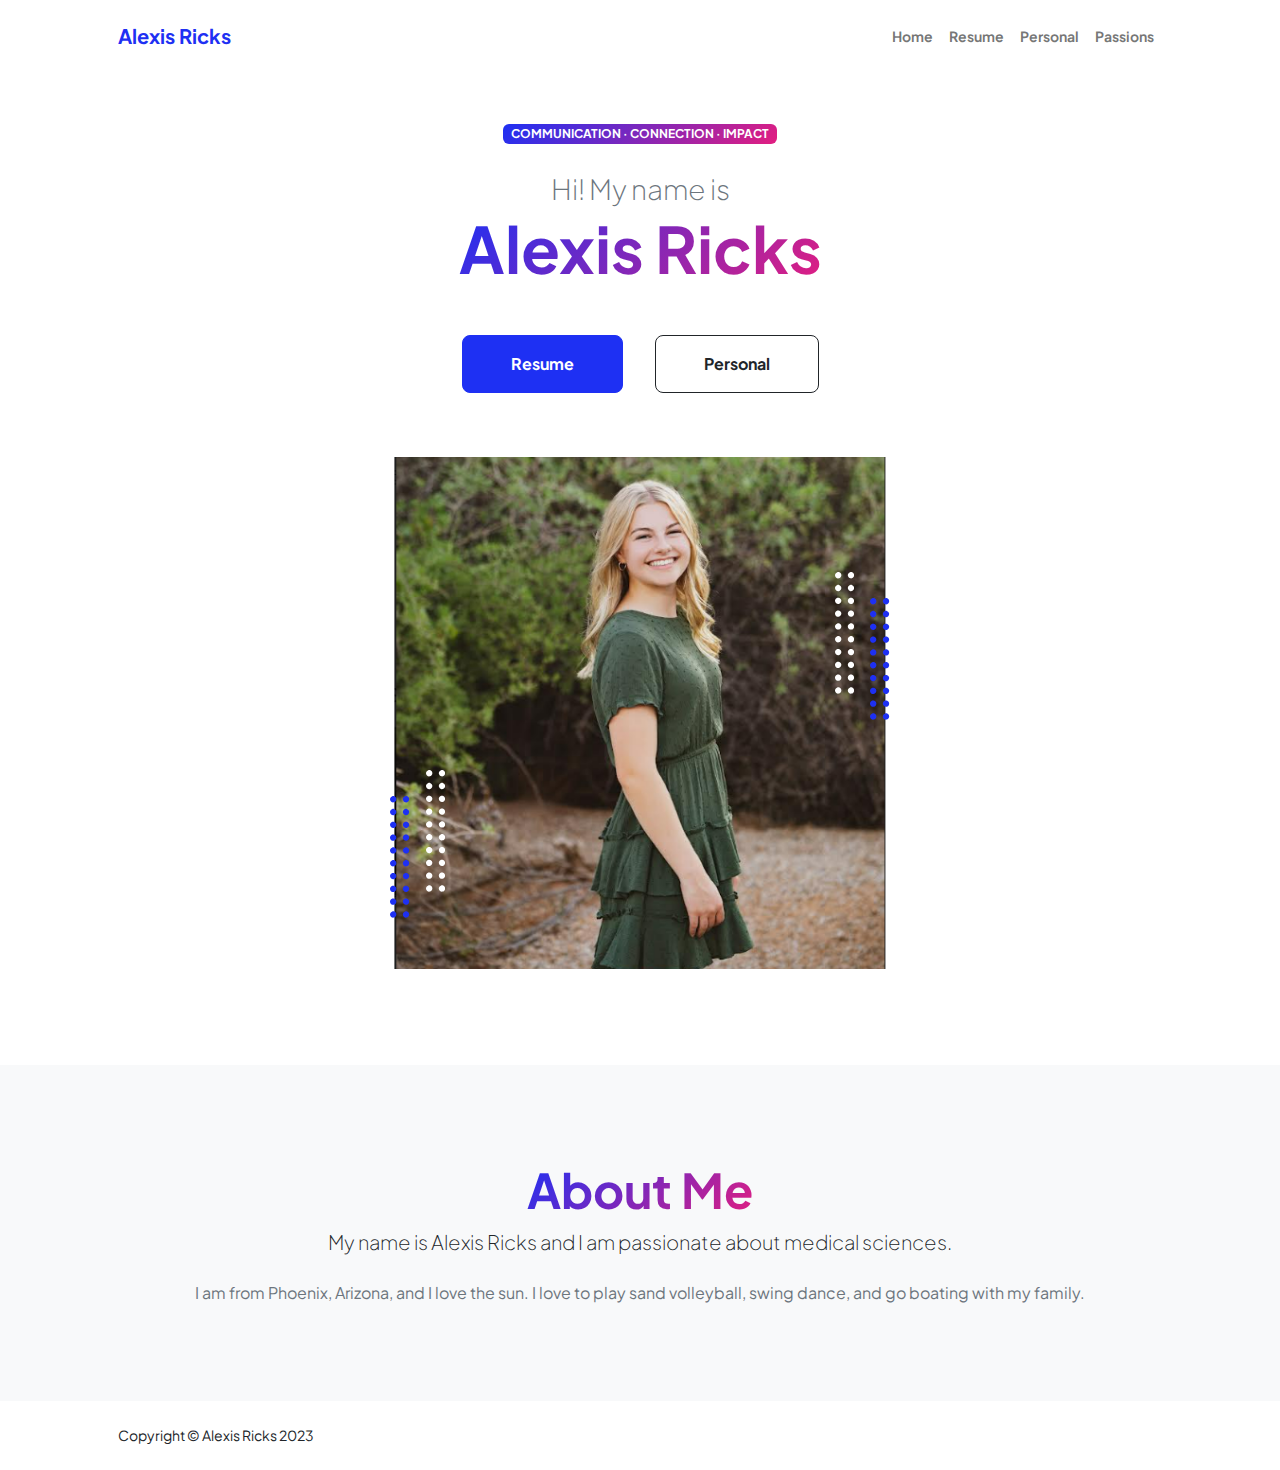
<file: index.html>
<!DOCTYPE html>
<html lang="en">
    <head>
        <meta charset="utf-8" />
        <meta name="viewport" content="width=device-width, initial-scale=1, shrink-to-fit=no" />
        <meta name="description" content="" />
        <meta name="author" content="" />
        <title>Personal Website</title>
        <!-- Favicon-->
        <link rel="icon" type="image/x-icon" href="assets/favicon.ico" />
        <!-- Custom Google font-->
        <link rel="preconnect" href="https://fonts.googleapis.com" />
        <link rel="preconnect" href="https://fonts.gstatic.com" crossorigin />
        <link href="https://fonts.googleapis.com/css2?family=Plus+Jakarta+Sans:wght@100;200;300;400;500;600;700;800;900&amp;display=swap" rel="stylesheet" />
        <!-- Bootstrap icons-->
        <link href="https://cdn.jsdelivr.net/npm/bootstrap-icons@1.8.1/font/bootstrap-icons.css" rel="stylesheet" />
        <!-- Core theme CSS (includes Bootstrap)-->
        <link href="css/styles.css" rel="stylesheet" />
    </head>
    <body class="d-flex flex-column h-100">
        <main class="flex-shrink-0">
            <!-- Navigation-->
            <nav class="navbar navbar-expand-lg navbar-light bg-white py-3">
                <div class="container px-5">
                    <a class="navbar-brand" href="index.html"><span class="fw-bolder text-primary">Alexis Ricks</span></a>
                    <button class="navbar-toggler" type="button" data-bs-toggle="collapse" data-bs-target="#navbarSupportedContent" aria-controls="navbarSupportedContent" aria-expanded="false" aria-label="Toggle navigation"><span class="navbar-toggler-icon"></span></button>
                    <div class="collapse navbar-collapse" id="navbarSupportedContent">
                        <ul class="navbar-nav ms-auto mb-2 mb-lg-0 small fw-bolder">
                            <li class="nav-item"><a class="nav-link" href="index.html">Home</a></li>
                            <li class="nav-item"><a class="nav-link" href="resume.html">Resume</a></li>
                            <li class="nav-item"><a class="nav-link" href="projects.html">Personal</a></li>
                            <li class="nav-item"><a class="nav-link" href="contact.html">Passions</a></li>
                        </ul>
                    </div>
                </div>
            </nav>
            <!-- Header-->
            <header class="py-5">
                <div class="container px-5 pb-5">
                    <div class="row gx-5 align-items-center">
                        <div class="col-xxl-5">
                            <!-- Header text content-->
                            <div class="text-center text-xxl-start">
                                <div class="badge bg-gradient-primary-to-secondary text-white mb-4"><div class="text-uppercase">Communication &middot; Connection &middot; Impact</div></div>
                                <div class="fs-3 fw-light text-muted">Hi! My name is</div>
                                <h1 class="display-3 fw-bolder mb-5"><span class="text-gradient d-inline">Alexis Ricks</span></h1>
                                <div class="d-grid gap-3 d-sm-flex justify-content-sm-center justify-content-xxl-start mb-3">
                                    <a class="btn btn-primary btn-lg px-5 py-3 me-sm-3 fs-6 fw-bolder" href="resume.html">Resume</a>
                                    <a class="btn btn-outline-dark btn-lg px-5 py-3 fs-6 fw-bolder" href="projects.html">Personal</a>
                                </div>
                            </div>
                        </div>
                        <div class="col-xxl-7">
                            <!-- Header profile picture-->
                            <div class="d-flex justify-content-center mt-5 mt-xxl-0">
                                <div class="profile bg-gradient-primary-to-secondary">
                                    <!-- TIP: For best results, use a photo with a transparent background like the demo example below-->
                                    <!-- Watch a tutorial on how to do this on YouTube (link)-->
                                    <img class="profile-img" src="assets/profile.png" alt="..." />
                                    <div class="dots-1">
                                        <!-- SVG Dots-->
                                        <svg version="1.1" xmlns="http://www.w3.org/2000/svg" xmlns:xlink="http://www.w3.org/1999/xlink" x="0px" y="0px" viewBox="0 0 191.6 1215.4" style="enable-background: new 0 0 191.6 1215.4" xml:space="preserve">
                                            <g transform="translate(0.000000,1280.000000) scale(0.100000,-0.100000)">
                                                <path d="M227.7,12788.6c-105-35-200-141-222-248c-43-206,163-412,369-369c155,32,275,190,260,339c-11,105-90,213-190,262        C383.7,12801.6,289.7,12808.6,227.7,12788.6z"></path>
                                                <path d="M1507.7,12788.6c-151-50-253-216-222-362c25-119,136-230,254-255c194-41,395,142,375,339c-11,105-90,213-190,262        C1663.7,12801.6,1569.7,12808.6,1507.7,12788.6z"></path>
                                                <path d="M227.7,11508.6c-105-35-200-141-222-248c-43-206,163-412,369-369c155,32,275,190,260,339c-11,105-90,213-190,262        C383.7,11521.6,289.7,11528.6,227.7,11508.6z"></path>
                                                <path d="M1507.7,11508.6c-151-50-253-216-222-362c25-119,136-230,254-255c194-41,395,142,375,339c-11,105-90,213-190,262        C1663.7,11521.6,1569.7,11528.6,1507.7,11508.6z"></path>
                                                <path d="M227.7,10228.6c-105-35-200-141-222-248c-43-206,163-412,369-369c155,32,275,190,260,339c-11,105-90,213-190,262        C383.7,10241.6,289.7,10248.6,227.7,10228.6z"></path>
                                                <path d="M1507.7,10228.6c-105-35-200-141-222-248c-43-206,163-412,369-369c155,32,275,190,260,339c-11,105-90,213-190,262        C1663.7,10241.6,1569.7,10248.6,1507.7,10228.6z"></path>
                                                <path d="M227.7,8948.6c-105-35-200-141-222-248c-43-206,163-412,369-369c155,32,275,190,260,339c-11,105-90,213-190,262        C383.7,8961.6,289.7,8968.6,227.7,8948.6z"></path>
                                                <path d="M1507.7,8948.6c-105-35-200-141-222-248c-43-206,163-412,369-369c155,32,275,190,260,339c-11,105-90,213-190,262        C1663.7,8961.6,1569.7,8968.6,1507.7,8948.6z"></path>
                                                <path d="M227.7,7668.6c-105-35-200-141-222-248c-43-206,163-412,369-369c155,32,275,190,260,339c-11,105-90,213-190,262        C383.7,7681.6,289.7,7688.6,227.7,7668.6z"></path>
                                                <path d="M1507.7,7668.6c-105-35-200-141-222-248c-43-206,163-412,369-369c155,32,275,190,260,339c-11,105-90,213-190,262        C1663.7,7681.6,1569.7,7688.6,1507.7,7668.6z"></path>
                                                <path d="M227.7,6388.6c-105-35-200-141-222-248c-43-206,163-412,369-369c155,32,275,190,260,339c-11,105-90,213-190,262        C383.7,6401.6,289.7,6408.6,227.7,6388.6z"></path>
                                                <path d="M1507.7,6388.6c-105-35-200-141-222-248c-43-206,163-412,369-369c155,32,275,190,260,339c-11,105-90,213-190,262        C1663.7,6401.6,1569.7,6408.6,1507.7,6388.6z"></path>
                                                <path d="M227.7,5108.6c-105-35-200-141-222-248c-43-206,163-412,369-369c155,32,275,190,260,339c-11,105-90,213-190,262        C383.7,5121.6,289.7,5128.6,227.7,5108.6z"></path>
                                                <path d="M1507.7,5108.6c-105-35-200-141-222-248c-43-206,163-412,369-369c155,32,275,190,260,339c-11,105-90,213-190,262        C1663.7,5121.6,1569.7,5128.6,1507.7,5108.6z"></path>
                                                <path d="M227.7,3828.6c-105-35-200-141-222-248c-43-206,163-412,369-369c155,32,275,190,260,339c-11,105-90,213-190,262        C383.7,3841.6,289.7,3848.6,227.7,3828.6z"></path>
                                                <path d="M1507.7,3828.6c-105-35-200-141-222-248c-43-206,163-412,369-369c155,32,275,190,260,339c-11,105-90,213-190,262        C1663.7,3841.6,1569.7,3848.6,1507.7,3828.6z"></path>
                                                <path d="M227.7,2548.6c-105-35-200-141-222-248c-43-206,163-412,369-369c155,32,275,190,260,339c-11,105-90,213-190,262        C383.7,2561.6,289.7,2568.6,227.7,2548.6z"></path>
                                                <path d="M1507.7,2548.6c-105-35-200-141-222-248c-43-206,163-412,369-369c155,32,275,190,260,339c-11,105-90,213-190,262        C1663.7,2561.6,1569.7,2568.6,1507.7,2548.6z"></path>
                                                <path d="M227.7,1268.6c-105-35-200-141-222-248c-43-206,163-412,369-369c155,32,275,190,260,339c-11,105-90,213-190,262        C383.7,1281.6,289.7,1288.6,227.7,1268.6z"></path>
                                                <path d="M1507.7,1268.6c-105-35-200-141-222-248c-43-206,163-412,369-369c155,32,275,190,260,339c-11,105-90,213-190,262        C1663.7,1281.6,1569.7,1288.6,1507.7,1268.6z"></path>
                                            </g>
                                        </svg>
                                        <!-- END of SVG dots-->
                                    </div>
                                    <div class="dots-2">
                                        <!-- SVG Dots-->
                                        <svg version="1.1" xmlns="http://www.w3.org/2000/svg" xmlns:xlink="http://www.w3.org/1999/xlink" x="0px" y="0px" viewBox="0 0 191.6 1215.4" style="enable-background: new 0 0 191.6 1215.4" xml:space="preserve">
                                            <g transform="translate(0.000000,1280.000000) scale(0.100000,-0.100000)">
                                                <path d="M227.7,12788.6c-105-35-200-141-222-248c-43-206,163-412,369-369c155,32,275,190,260,339c-11,105-90,213-190,262        C383.7,12801.6,289.7,12808.6,227.7,12788.6z"></path>
                                                <path d="M1507.7,12788.6c-151-50-253-216-222-362c25-119,136-230,254-255c194-41,395,142,375,339c-11,105-90,213-190,262        C1663.7,12801.6,1569.7,12808.6,1507.7,12788.6z"></path>
                                                <path d="M227.7,11508.6c-105-35-200-141-222-248c-43-206,163-412,369-369c155,32,275,190,260,339c-11,105-90,213-190,262        C383.7,11521.6,289.7,11528.6,227.7,11508.6z"></path>
                                                <path d="M1507.7,11508.6c-151-50-253-216-222-362c25-119,136-230,254-255c194-41,395,142,375,339c-11,105-90,213-190,262        C1663.7,11521.6,1569.7,11528.6,1507.7,11508.6z"></path>
                                                <path d="M227.7,10228.6c-105-35-200-141-222-248c-43-206,163-412,369-369c155,32,275,190,260,339c-11,105-90,213-190,262        C383.7,10241.6,289.7,10248.6,227.7,10228.6z"></path>
                                                <path d="M1507.7,10228.6c-105-35-200-141-222-248c-43-206,163-412,369-369c155,32,275,190,260,339c-11,105-90,213-190,262        C1663.7,10241.6,1569.7,10248.6,1507.7,10228.6z"></path>
                                                <path d="M227.7,8948.6c-105-35-200-141-222-248c-43-206,163-412,369-369c155,32,275,190,260,339c-11,105-90,213-190,262        C383.7,8961.6,289.7,8968.6,227.7,8948.6z"></path>
                                                <path d="M1507.7,8948.6c-105-35-200-141-222-248c-43-206,163-412,369-369c155,32,275,190,260,339c-11,105-90,213-190,262        C1663.7,8961.6,1569.7,8968.6,1507.7,8948.6z"></path>
                                                <path d="M227.7,7668.6c-105-35-200-141-222-248c-43-206,163-412,369-369c155,32,275,190,260,339c-11,105-90,213-190,262        C383.7,7681.6,289.7,7688.6,227.7,7668.6z"></path>
                                                <path d="M1507.7,7668.6c-105-35-200-141-222-248c-43-206,163-412,369-369c155,32,275,190,260,339c-11,105-90,213-190,262        C1663.7,7681.6,1569.7,7688.6,1507.7,7668.6z"></path>
                                                <path d="M227.7,6388.6c-105-35-200-141-222-248c-43-206,163-412,369-369c155,32,275,190,260,339c-11,105-90,213-190,262        C383.7,6401.6,289.7,6408.6,227.7,6388.6z"></path>
                                                <path d="M1507.7,6388.6c-105-35-200-141-222-248c-43-206,163-412,369-369c155,32,275,190,260,339c-11,105-90,213-190,262        C1663.7,6401.6,1569.7,6408.6,1507.7,6388.6z"></path>
                                                <path d="M227.7,5108.6c-105-35-200-141-222-248c-43-206,163-412,369-369c155,32,275,190,260,339c-11,105-90,213-190,262        C383.7,5121.6,289.7,5128.6,227.7,5108.6z"></path>
                                                <path d="M1507.7,5108.6c-105-35-200-141-222-248c-43-206,163-412,369-369c155,32,275,190,260,339c-11,105-90,213-190,262        C1663.7,5121.6,1569.7,5128.6,1507.7,5108.6z"></path>
                                                <path d="M227.7,3828.6c-105-35-200-141-222-248c-43-206,163-412,369-369c155,32,275,190,260,339c-11,105-90,213-190,262        C383.7,3841.6,289.7,3848.6,227.7,3828.6z"></path>
                                                <path d="M1507.7,3828.6c-105-35-200-141-222-248c-43-206,163-412,369-369c155,32,275,190,260,339c-11,105-90,213-190,262        C1663.7,3841.6,1569.7,3848.6,1507.7,3828.6z"></path>
                                                <path d="M227.7,2548.6c-105-35-200-141-222-248c-43-206,163-412,369-369c155,32,275,190,260,339c-11,105-90,213-190,262        C383.7,2561.6,289.7,2568.6,227.7,2548.6z"></path>
                                                <path d="M1507.7,2548.6c-105-35-200-141-222-248c-43-206,163-412,369-369c155,32,275,190,260,339c-11,105-90,213-190,262        C1663.7,2561.6,1569.7,2568.6,1507.7,2548.6z"></path>
                                                <path d="M227.7,1268.6c-105-35-200-141-222-248c-43-206,163-412,369-369c155,32,275,190,260,339c-11,105-90,213-190,262        C383.7,1281.6,289.7,1288.6,227.7,1268.6z"></path>
                                                <path d="M1507.7,1268.6c-105-35-200-141-222-248c-43-206,163-412,369-369c155,32,275,190,260,339c-11,105-90,213-190,262        C1663.7,1281.6,1569.7,1288.6,1507.7,1268.6z"></path>
                                            </g>
                                        </svg>
                                        <!-- END of SVG dots-->
                                    </div>
                                    <div class="dots-3">
                                        <!-- SVG Dots-->
                                        <svg version="1.1" xmlns="http://www.w3.org/2000/svg" xmlns:xlink="http://www.w3.org/1999/xlink" x="0px" y="0px" viewBox="0 0 191.6 1215.4" style="enable-background: new 0 0 191.6 1215.4" xml:space="preserve">
                                            <g transform="translate(0.000000,1280.000000) scale(0.100000,-0.100000)">
                                                <path d="M227.7,12788.6c-105-35-200-141-222-248c-43-206,163-412,369-369c155,32,275,190,260,339c-11,105-90,213-190,262        C383.7,12801.6,289.7,12808.6,227.7,12788.6z"></path>
                                                <path d="M1507.7,12788.6c-151-50-253-216-222-362c25-119,136-230,254-255c194-41,395,142,375,339c-11,105-90,213-190,262        C1663.7,12801.6,1569.7,12808.6,1507.7,12788.6z"></path>
                                                <path d="M227.7,11508.6c-105-35-200-141-222-248c-43-206,163-412,369-369c155,32,275,190,260,339c-11,105-90,213-190,262        C383.7,11521.6,289.7,11528.6,227.7,11508.6z"></path>
                                                <path d="M1507.7,11508.6c-151-50-253-216-222-362c25-119,136-230,254-255c194-41,395,142,375,339c-11,105-90,213-190,262        C1663.7,11521.6,1569.7,11528.6,1507.7,11508.6z"></path>
                                                <path d="M227.7,10228.6c-105-35-200-141-222-248c-43-206,163-412,369-369c155,32,275,190,260,339c-11,105-90,213-190,262        C383.7,10241.6,289.7,10248.6,227.7,10228.6z"></path>
                                                <path d="M1507.7,10228.6c-105-35-200-141-222-248c-43-206,163-412,369-369c155,32,275,190,260,339c-11,105-90,213-190,262        C1663.7,10241.6,1569.7,10248.6,1507.7,10228.6z"></path>
                                                <path d="M227.7,8948.6c-105-35-200-141-222-248c-43-206,163-412,369-369c155,32,275,190,260,339c-11,105-90,213-190,262        C383.7,8961.6,289.7,8968.6,227.7,8948.6z"></path>
                                                <path d="M1507.7,8948.6c-105-35-200-141-222-248c-43-206,163-412,369-369c155,32,275,190,260,339c-11,105-90,213-190,262        C1663.7,8961.6,1569.7,8968.6,1507.7,8948.6z"></path>
                                                <path d="M227.7,7668.6c-105-35-200-141-222-248c-43-206,163-412,369-369c155,32,275,190,260,339c-11,105-90,213-190,262        C383.7,7681.6,289.7,7688.6,227.7,7668.6z"></path>
                                                <path d="M1507.7,7668.6c-105-35-200-141-222-248c-43-206,163-412,369-369c155,32,275,190,260,339c-11,105-90,213-190,262        C1663.7,7681.6,1569.7,7688.6,1507.7,7668.6z"></path>
                                                <path d="M227.7,6388.6c-105-35-200-141-222-248c-43-206,163-412,369-369c155,32,275,190,260,339c-11,105-90,213-190,262        C383.7,6401.6,289.7,6408.6,227.7,6388.6z"></path>
                                                <path d="M1507.7,6388.6c-105-35-200-141-222-248c-43-206,163-412,369-369c155,32,275,190,260,339c-11,105-90,213-190,262        C1663.7,6401.6,1569.7,6408.6,1507.7,6388.6z"></path>
                                                <path d="M227.7,5108.6c-105-35-200-141-222-248c-43-206,163-412,369-369c155,32,275,190,260,339c-11,105-90,213-190,262        C383.7,5121.6,289.7,5128.6,227.7,5108.6z"></path>
                                                <path d="M1507.7,5108.6c-105-35-200-141-222-248c-43-206,163-412,369-369c155,32,275,190,260,339c-11,105-90,213-190,262        C1663.7,5121.6,1569.7,5128.6,1507.7,5108.6z"></path>
                                                <path d="M227.7,3828.6c-105-35-200-141-222-248c-43-206,163-412,369-369c155,32,275,190,260,339c-11,105-90,213-190,262        C383.7,3841.6,289.7,3848.6,227.7,3828.6z"></path>
                                                <path d="M1507.7,3828.6c-105-35-200-141-222-248c-43-206,163-412,369-369c155,32,275,190,260,339c-11,105-90,213-190,262        C1663.7,3841.6,1569.7,3848.6,1507.7,3828.6z"></path>
                                                <path d="M227.7,2548.6c-105-35-200-141-222-248c-43-206,163-412,369-369c155,32,275,190,260,339c-11,105-90,213-190,262        C383.7,2561.6,289.7,2568.6,227.7,2548.6z"></path>
                                                <path d="M1507.7,2548.6c-105-35-200-141-222-248c-43-206,163-412,369-369c155,32,275,190,260,339c-11,105-90,213-190,262        C1663.7,2561.6,1569.7,2568.6,1507.7,2548.6z"></path>
                                                <path d="M227.7,1268.6c-105-35-200-141-222-248c-43-206,163-412,369-369c155,32,275,190,260,339c-11,105-90,213-190,262        C383.7,1281.6,289.7,1288.6,227.7,1268.6z"></path>
                                                <path d="M1507.7,1268.6c-105-35-200-141-222-248c-43-206,163-412,369-369c155,32,275,190,260,339c-11,105-90,213-190,262        C1663.7,1281.6,1569.7,1288.6,1507.7,1268.6z"></path>
                                            </g>
                                        </svg>
                                        <!-- END of SVG dots-->
                                    </div>
                                    <div class="dots-4">
                                        <!-- SVG Dots-->
                                        <svg version="1.1" xmlns="http://www.w3.org/2000/svg" xmlns:xlink="http://www.w3.org/1999/xlink" x="0px" y="0px" viewBox="0 0 191.6 1215.4" style="enable-background: new 0 0 191.6 1215.4" xml:space="preserve">
                                            <g transform="translate(0.000000,1280.000000) scale(0.100000,-0.100000)">
                                                <path d="M227.7,12788.6c-105-35-200-141-222-248c-43-206,163-412,369-369c155,32,275,190,260,339c-11,105-90,213-190,262        C383.7,12801.6,289.7,12808.6,227.7,12788.6z"></path>
                                                <path d="M1507.7,12788.6c-151-50-253-216-222-362c25-119,136-230,254-255c194-41,395,142,375,339c-11,105-90,213-190,262        C1663.7,12801.6,1569.7,12808.6,1507.7,12788.6z"></path>
                                                <path d="M227.7,11508.6c-105-35-200-141-222-248c-43-206,163-412,369-369c155,32,275,190,260,339c-11,105-90,213-190,262        C383.7,11521.6,289.7,11528.6,227.7,11508.6z"></path>
                                                <path d="M1507.7,11508.6c-151-50-253-216-222-362c25-119,136-230,254-255c194-41,395,142,375,339c-11,105-90,213-190,262        C1663.7,11521.6,1569.7,11528.6,1507.7,11508.6z"></path>
                                                <path d="M227.7,10228.6c-105-35-200-141-222-248c-43-206,163-412,369-369c155,32,275,190,260,339c-11,105-90,213-190,262        C383.7,10241.6,289.7,10248.6,227.7,10228.6z"></path>
                                                <path d="M1507.7,10228.6c-105-35-200-141-222-248c-43-206,163-412,369-369c155,32,275,190,260,339c-11,105-90,213-190,262        C1663.7,10241.6,1569.7,10248.6,1507.7,10228.6z"></path>
                                                <path d="M227.7,8948.6c-105-35-200-141-222-248c-43-206,163-412,369-369c155,32,275,190,260,339c-11,105-90,213-190,262        C383.7,8961.6,289.7,8968.6,227.7,8948.6z"></path>
                                                <path d="M1507.7,8948.6c-105-35-200-141-222-248c-43-206,163-412,369-369c155,32,275,190,260,339c-11,105-90,213-190,262        C1663.7,8961.6,1569.7,8968.6,1507.7,8948.6z"></path>
                                                <path d="M227.7,7668.6c-105-35-200-141-222-248c-43-206,163-412,369-369c155,32,275,190,260,339c-11,105-90,213-190,262        C383.7,7681.6,289.7,7688.6,227.7,7668.6z"></path>
                                                <path d="M1507.7,7668.6c-105-35-200-141-222-248c-43-206,163-412,369-369c155,32,275,190,260,339c-11,105-90,213-190,262        C1663.7,7681.6,1569.7,7688.6,1507.7,7668.6z"></path>
                                                <path d="M227.7,6388.6c-105-35-200-141-222-248c-43-206,163-412,369-369c155,32,275,190,260,339c-11,105-90,213-190,262        C383.7,6401.6,289.7,6408.6,227.7,6388.6z"></path>
                                                <path d="M1507.7,6388.6c-105-35-200-141-222-248c-43-206,163-412,369-369c155,32,275,190,260,339c-11,105-90,213-190,262        C1663.7,6401.6,1569.7,6408.6,1507.7,6388.6z"></path>
                                                <path d="M227.7,5108.6c-105-35-200-141-222-248c-43-206,163-412,369-369c155,32,275,190,260,339c-11,105-90,213-190,262        C383.7,5121.6,289.7,5128.6,227.7,5108.6z"></path>
                                                <path d="M1507.7,5108.6c-105-35-200-141-222-248c-43-206,163-412,369-369c155,32,275,190,260,339c-11,105-90,213-190,262        C1663.7,5121.6,1569.7,5128.6,1507.7,5108.6z"></path>
                                                <path d="M227.7,3828.6c-105-35-200-141-222-248c-43-206,163-412,369-369c155,32,275,190,260,339c-11,105-90,213-190,262        C383.7,3841.6,289.7,3848.6,227.7,3828.6z"></path>
                                                <path d="M1507.7,3828.6c-105-35-200-141-222-248c-43-206,163-412,369-369c155,32,275,190,260,339c-11,105-90,213-190,262        C1663.7,3841.6,1569.7,3848.6,1507.7,3828.6z"></path>
                                                <path d="M227.7,2548.6c-105-35-200-141-222-248c-43-206,163-412,369-369c155,32,275,190,260,339c-11,105-90,213-190,262        C383.7,2561.6,289.7,2568.6,227.7,2548.6z"></path>
                                                <path d="M1507.7,2548.6c-105-35-200-141-222-248c-43-206,163-412,369-369c155,32,275,190,260,339c-11,105-90,213-190,262        C1663.7,2561.6,1569.7,2568.6,1507.7,2548.6z"></path>
                                                <path d="M227.7,1268.6c-105-35-200-141-222-248c-43-206,163-412,369-369c155,32,275,190,260,339c-11,105-90,213-190,262        C383.7,1281.6,289.7,1288.6,227.7,1268.6z"></path>
                                                <path d="M1507.7,1268.6c-105-35-200-141-222-248c-43-206,163-412,369-369c155,32,275,190,260,339c-11,105-90,213-190,262        C1663.7,1281.6,1569.7,1288.6,1507.7,1268.6z"></path>
                                            </g>
                                        </svg>
                                        <!-- END of SVG dots-->
                                    </div>
                                </div>
                            </div>
                        </div>
                    </div>
                </div>
            </header>
            <!-- About Section-->
            <section class="bg-light py-5">
                <div class="container px-5">
                    <div class="row gx-5 justify-content-center">
                        <div class="col-xxl-8">
                            <div class="text-center my-5">
                                <h2 class="display-5 fw-bolder"><span class="text-gradient d-inline">About Me</span></h2>
                                <p class="lead fw-light mb-4">My name is Alexis Ricks and I am passionate about medical sciences.</p>
                                <p class="text-muted">I am from Phoenix, Arizona, and I love the sun. I love to play sand volleyball, swing dance, and go boating with my family.</p>
                                
                            </div>
                        </div>
                    </div>
                </div>
            </section>
        </main>
        <!-- Footer-->
        <footer class="bg-white py-4 mt-auto">
            <div class="container px-5">
                <div class="row align-items-center justify-content-between flex-column flex-sm-row">
                    <div class="col-auto"><div class="small m-0">Copyright &copy; Alexis Ricks 2023</div></div>
                    
                </div>
            </div>
        </footer>
        <!-- Bootstrap core JS-->
        <script src="https://cdn.jsdelivr.net/npm/bootstrap@5.2.3/dist/js/bootstrap.bundle.min.js"></script>
        <!-- Core theme JS-->
        <script src="js/scripts.js"></script>
    </body>
</html>
</file>
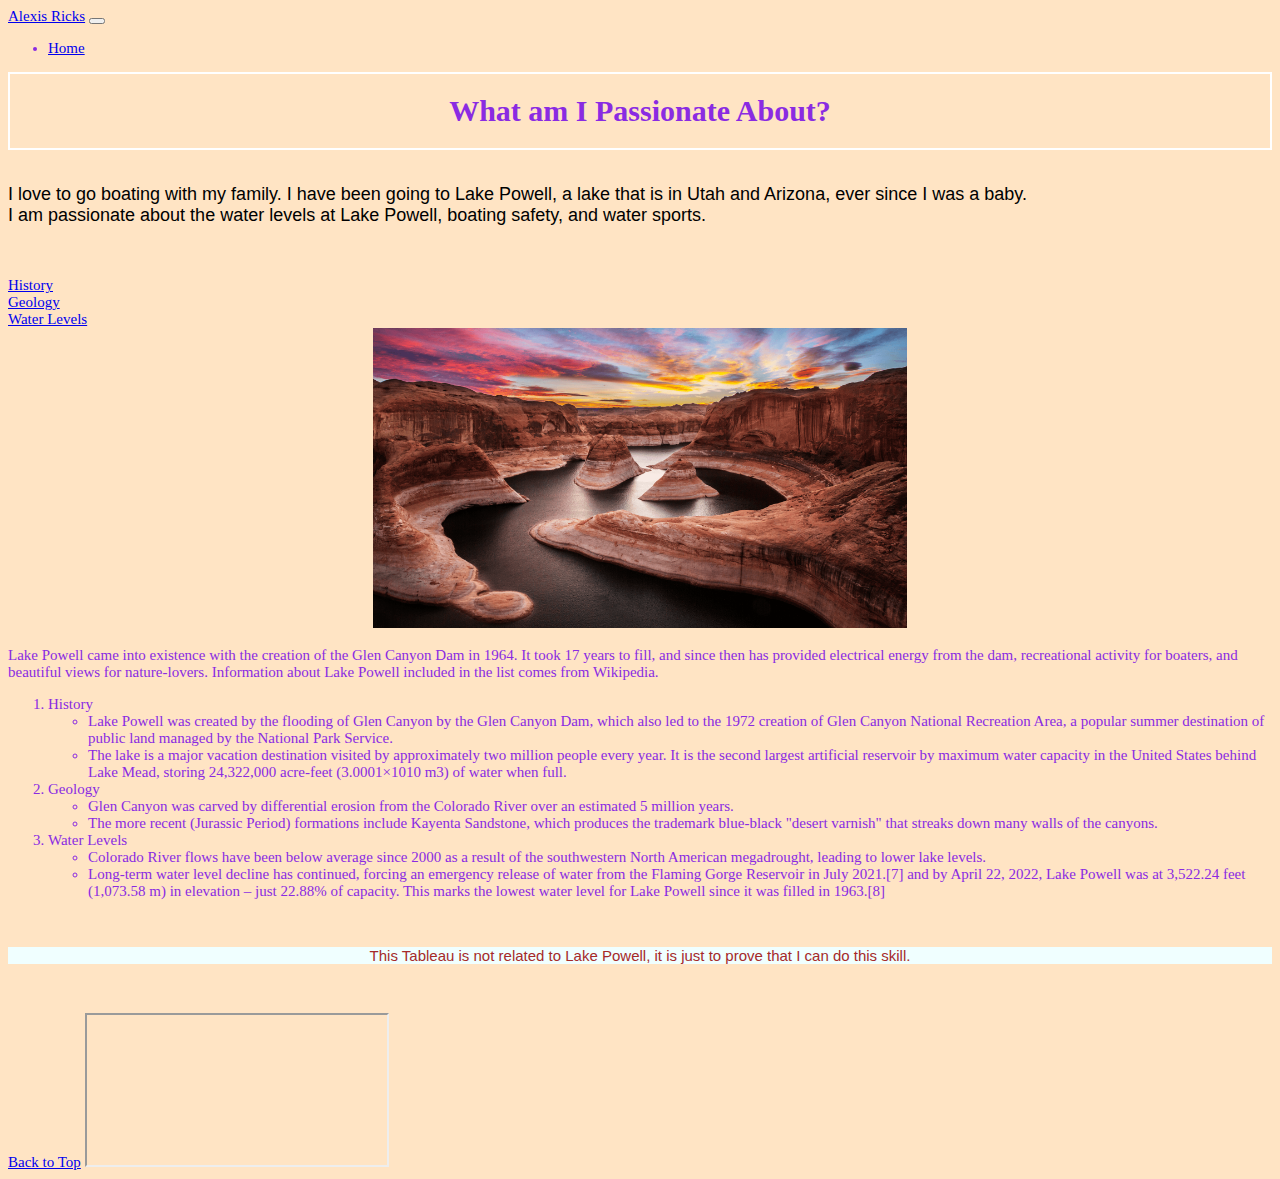
<file: contact.html>
<!DOCTYPE html>
<html lang="en">
    
<body class="d-flex flex-column">
    <link rel="stylesheet" href="../startbootstrap-personal-gh-pages/scratchstyles/scratchstyles.css">
    <main class="flex-shrink-0">
            <!-- Navigation-->
            <nav class="navbar navbar-expand-lg navbar-light bg-white py-3">
                <div class="container px-5">
                    <a class="navbar-brand" href="index.html" id="top"><span class="fw-bolder text-primary">Alexis Ricks</span></a>
                    <button class="navbar-toggler" type="button" data-bs-toggle="collapse" data-bs-target="#navbarSupportedContent" aria-controls="navbarSupportedContent" aria-expanded="false" aria-label="Toggle navigation"><span class="navbar-toggler-icon"></span></button>
                    <div class="collapse navbar-collapse" id="navbarSupportedContent">
                        <ul class="navbar-nav ms-auto mb-2 mb-lg-0 small fw-bolder">
                            <li class="nav-item"><a class="nav-link" href="index.html">Home</a></li>
                        </ul>
                    </div>
                </div>
            </nav>
            <!-- Page content-->
            <div class="Title">
                <center> 
                    <h1>What am I Passionate About?</h1> 
                </center>
            </div>
           <br><br>
           
          <div class="header">
            I love to go boating with my family. I have been going to Lake Powell, a lake that is in Utah and Arizona, ever since I was a baby. <br>
          I am passionate about the water levels at Lake Powell, boating safety, and water sports.
        </div>
           <br>
          <br><br>
          <a href="#His">History</a><br>
          <a href="#Geo">Geology</a><br>
          <a href="#Watlev">Water Levels</a><br>


          <center> 
            <img src="assets/lake powell.png" height="300" >
        </center>
          <p> Lake Powell came into existence with the creation of the Glen Canyon Dam in 1964. It took 17 years to fill, and since then has provided electrical energy from the dam, recreational activity for boaters, and beautiful views for nature-lovers. Information about Lake Powell included in the list comes from Wikipedia.</p>
            <ol>
                <li id="His">History
                    <ul>
                        <li>Lake Powell was created by the flooding of Glen Canyon by the Glen Canyon Dam, which also led to the 1972 creation of Glen Canyon National Recreation Area, a popular summer destination of public land managed by the National Park Service.</li>
                        <li>The lake is a major vacation destination visited by approximately two million people every year. It is the second largest artificial reservoir by maximum water capacity in the United States behind Lake Mead, storing 24,322,000 acre-feet (3.0001×1010 m3) of water when full.</li>
                    </ul>
                </li>
                <li id="Geo">Geology
                    <ul>
                        <li>Glen Canyon was carved by differential erosion from the Colorado River over an estimated 5 million years.</li>
                        <li>The more recent (Jurassic Period) formations include Kayenta Sandstone, which produces the trademark blue-black "desert varnish" that streaks down many walls of the canyons.</li>
                    </ul>
                </li>
                <li id="Watlev">Water Levels
                    <ul>
                        <li>Colorado River flows have been below average since 2000 as a result of the southwestern North American megadrought, leading to lower lake levels.</li>
                        <li>Long-term water level decline has continued, forcing an emergency release of water from the Flaming Gorge Reservoir in July 2021.[7] and by April 22, 2022, Lake Powell was at 3,522.24 feet (1,073.58 m) in elevation – just 22.88% of capacity. This marks the lowest water level for Lake Powell since it was filled in 1963.[8]</li>
                    </ul>
                </li>
            </ol>
            <br>
            <div class="paragraph">
                <center>
                <p>This Tableau is not related to Lake Powell, it is just to prove that I can do this skill.</p>
                </center>
            </div>
            <br>
            <div class='tableauPlaceholder' id='viz1703053604108' style='position: relative'><noscript><a href='#'><img alt='Budget ControllingCockpit ' src='https:&#47;&#47;public.tableau.com&#47;static&#47;images&#47;CO&#47;CORPORATE20FINANCE20-20Budget20Controlling_17030534350040&#47;Home&#47;1_rss.png' style='border: none' /></a></noscript><object class='tableauViz'  style='display:none;'><param name='host_url' value='https%3A%2F%2Fpublic.tableau.com%2F' /> <param name='embed_code_version' value='3' /> <param name='site_root' value='' /><param name='name' value='CORPORATE20FINANCE20-20Budget20Controlling_17030534350040&#47;Home' /><param name='tabs' value='no' /><param name='toolbar' value='yes' /><param name='static_image' value='https:&#47;&#47;public.tableau.com&#47;static&#47;images&#47;CO&#47;CORPORATE20FINANCE20-20Budget20Controlling_17030534350040&#47;Home&#47;1.png' /> <param name='animate_transition' value='yes' /><param name='display_static_image' value='yes' /><param name='display_spinner' value='yes' /><param name='display_overlay' value='yes' /><param name='display_count' value='yes' /><param name='language' value='en-US' /><param name='filter' value='publish=yes' /></object></div>                <script type='text/javascript'>                    var divElement = document.getElementById('viz1703053604108');                    var vizElement = divElement.getElementsByTagName('object')[0];                    vizElement.style.width='1666px';vizElement.style.height='895px';                    var scriptElement = document.createElement('script');                    scriptElement.src = 'https://public.tableau.com/javascripts/api/viz_v1.js';                    vizElement.parentNode.insertBefore(scriptElement, vizElement);                </script>
            <br>
            <a href="#top"> Back to Top</a>
        <iframe
            src="https://www.youtube.com/watch?v=zCxuryKx3uw"
        </iframe>
            

           
</html>
</file>
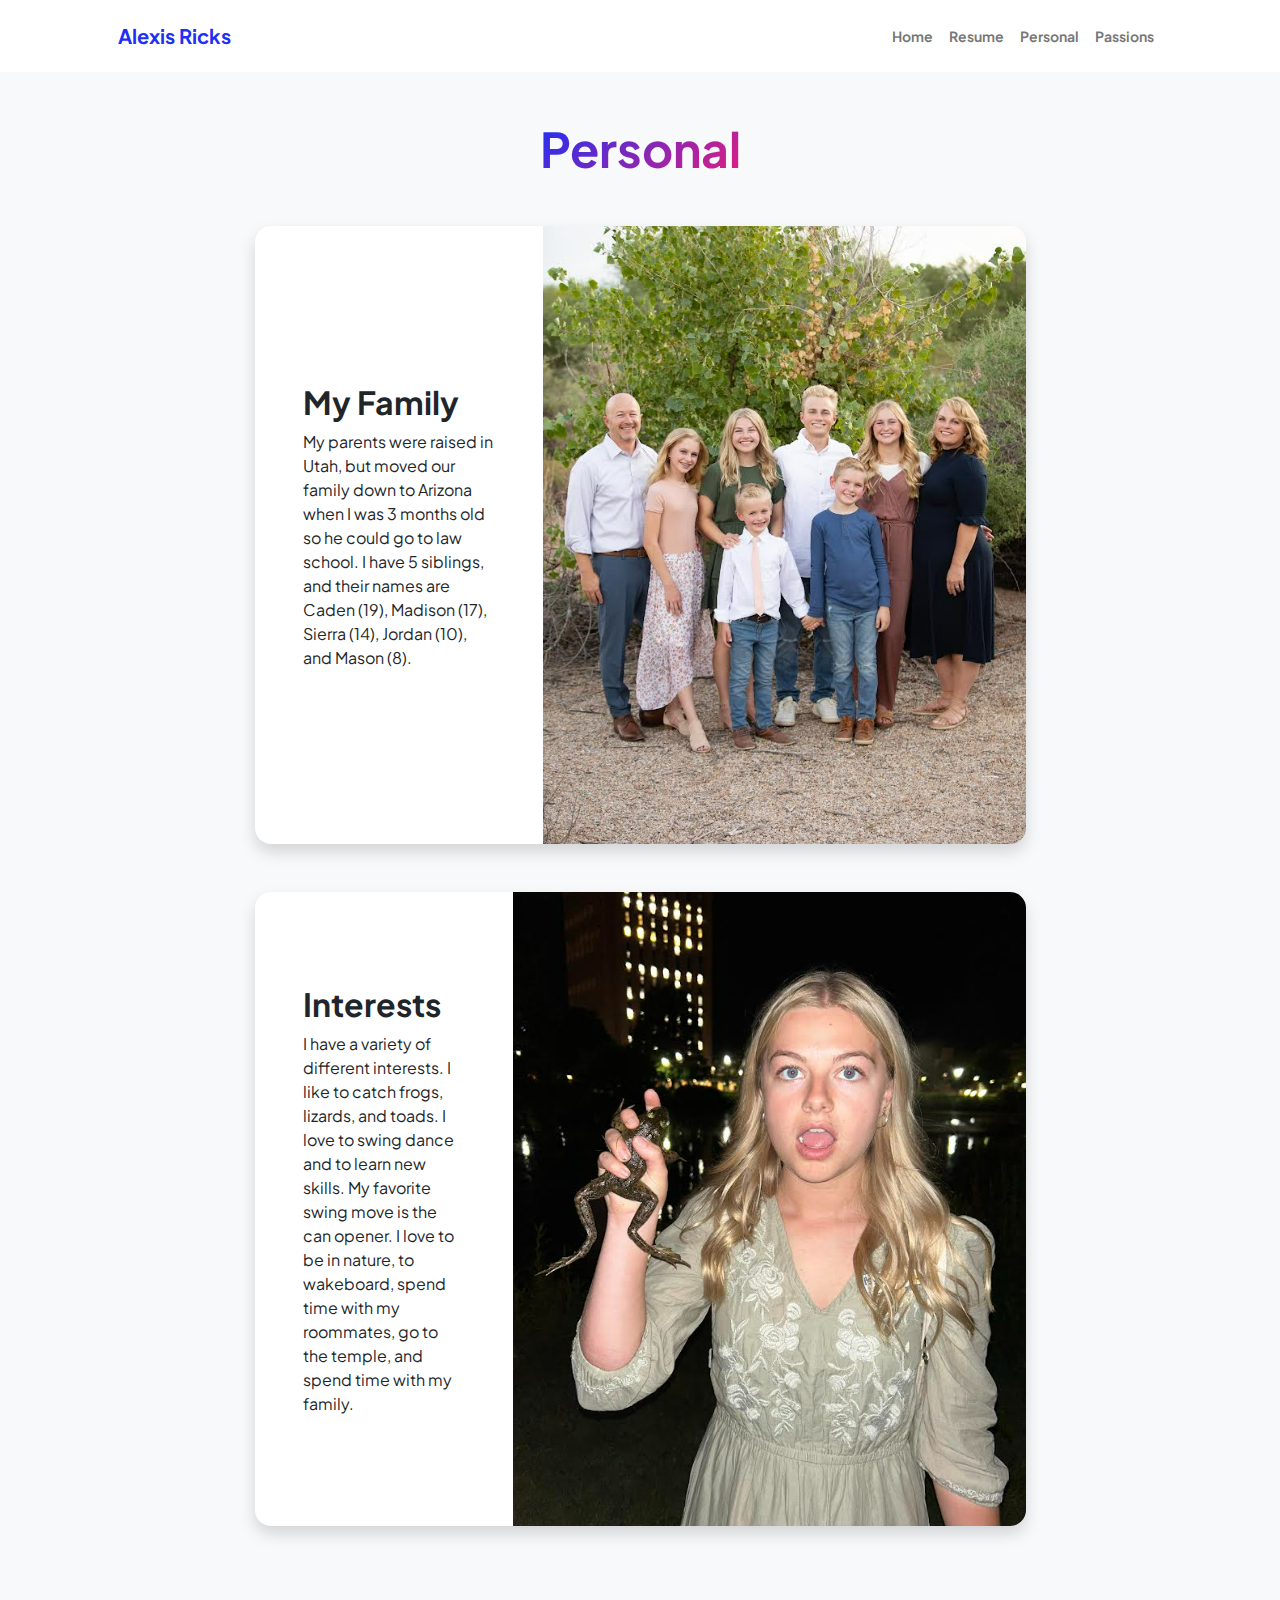
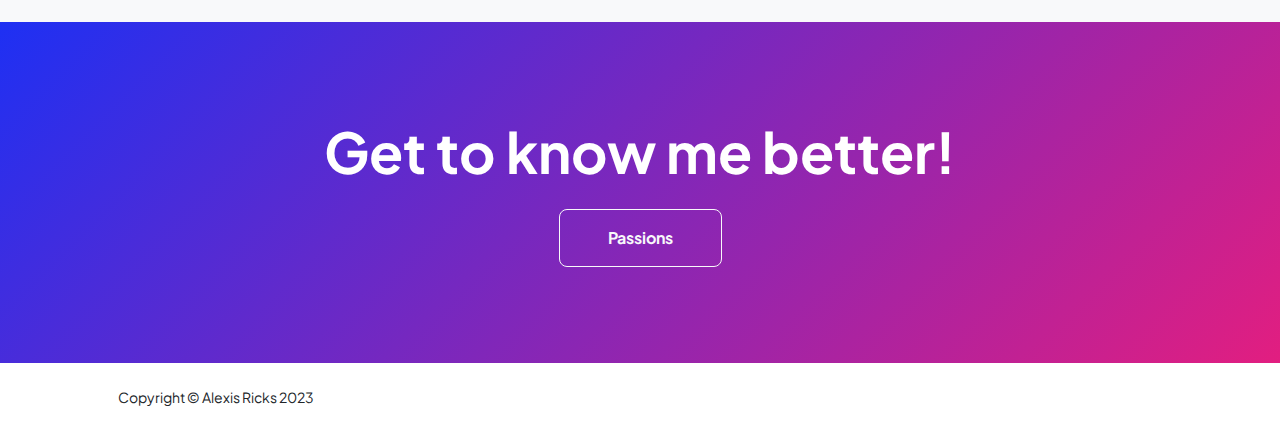
<file: projects.html>
<!DOCTYPE html>
<html lang="en">
    <head>
        <meta charset="utf-8" />
        <meta name="viewport" content="width=device-width, initial-scale=1, shrink-to-fit=no" />
        <meta name="description" content="" />
        <meta name="author" content="" />
        <title>Modern Business - Start Bootstrap Template</title>
        <!-- Favicon-->
        <link rel="icon" type="image/x-icon" href="assets/favicon.ico" />
        <!-- Custom Google font-->
        <link rel="preconnect" href="https://fonts.googleapis.com" />
        <link rel="preconnect" href="https://fonts.gstatic.com" crossorigin />
        <link href="https://fonts.googleapis.com/css2?family=Plus+Jakarta+Sans:wght@100;200;300;400;500;600;700;800;900&amp;display=swap" rel="stylesheet" />
        <!-- Bootstrap icons-->
        <link href="https://cdn.jsdelivr.net/npm/bootstrap-icons@1.8.1/font/bootstrap-icons.css" rel="stylesheet" />
        <!-- Core theme CSS (includes Bootstrap)-->
        <link href="css/styles.css" rel="stylesheet" />
    </head>
    <body class="d-flex flex-column h-100 bg-light">
        <main class="flex-shrink-0">
            <!-- Navigation-->
            <nav class="navbar navbar-expand-lg navbar-light bg-white py-3">
                <div class="container px-5">
                    <a class="navbar-brand" href="index.html"><span class="fw-bolder text-primary">Alexis Ricks</span></a>
                    <button class="navbar-toggler" type="button" data-bs-toggle="collapse" data-bs-target="#navbarSupportedContent" aria-controls="navbarSupportedContent" aria-expanded="false" aria-label="Toggle navigation"><span class="navbar-toggler-icon"></span></button>
                    <div class="collapse navbar-collapse" id="navbarSupportedContent">
                        <ul class="navbar-nav ms-auto mb-2 mb-lg-0 small fw-bolder">
                            <li class="nav-item"><a class="nav-link" href="index.html">Home</a></li>
                            <li class="nav-item"><a class="nav-link" href="resume.html">Resume</a></li>
                            <li class="nav-item"><a class="nav-link" href="projects.html">Personal</a></li>
                            <li class="nav-item"><a class="nav-link" href="contact.html">Passions</a></li>
                        </ul>
                    </div>
                </div>
            </nav>
            <!-- Projects Section-->
            <section class="py-5">
                <div class="container px-5 mb-5">
                    <div class="text-center mb-5">
                        <h1 class="display-5 fw-bolder mb-0"><span class="text-gradient d-inline">Personal</span></h1>
                    </div>
                    <div class="row gx-5 justify-content-center">
                        <div class="col-lg-11 col-xl-9 col-xxl-8">
                            <!-- Project Card 1-->
                            <div class="card overflow-hidden shadow rounded-4 border-0 mb-5">
                                <div class="card-body p-0">
                                    <div class="d-flex align-items-center">
                                        <div class="p-5">
                                            <h2 class="fw-bolder">My Family</h2>
                                            <p>My parents were raised in Utah, but moved our family down to Arizona when I was 3 months old so he could go to law school. I have 5 siblings, and their names are Caden (19), Madison (17), Sierra (14), Jordan (10), and Mason (8).</p>
                                        </div>
                                        <img class="img-fluid" src="assets/fam.png" alt="..." />
                                    </div>
                                </div>
                            </div>
                            <!-- Project Card 2-->
                            <div class="card overflow-hidden shadow rounded-4 border-0">
                                <div class="card-body p-0">
                                    <div class="d-flex align-items-center">
                                        <div class="p-5">
                                            <h2 class="fw-bolder">Interests</h2>
                                            <p>I have a variety of different interests. I like to catch frogs, lizards, and toads. I love to swing dance and to learn new skills. My favorite swing move is the can opener. I love to be in nature, to wakeboard, spend time with my roommates, go to the temple, and spend time with my family.</p>
                                        </div>
                                        <img class="img-fluid" src="assets/frog.png" alt="..." />
                                    </div>
                                </div>
                            </div>
                        </div>
                    </div>
                </div>
            </section>
            <!-- Call to action section-->
            <section class="py-5 bg-gradient-primary-to-secondary text-white">
                <div class="container px-5 my-5">
                    <div class="text-center">
                        <h2 class="display-4 fw-bolder mb-4">Get to know me better!</h2>
                        <a class="btn btn-outline-light btn-lg px-5 py-3 fs-6 fw-bolder" href="contact.html">Passions</a>
                    </div>
                </div>
            </section>
        </main>
        <!-- Footer-->
        <footer class="bg-white py-4 mt-auto">
            <div class="container px-5">
                <div class="row align-items-center justify-content-between flex-column flex-sm-row">
                    <div class="col-auto"><div class="small m-0">Copyright &copy; Alexis Ricks 2023</div></div>
                    
                </div>
            </div>
        </footer>
        <!-- Bootstrap core JS-->
        <script src="https://cdn.jsdelivr.net/npm/bootstrap@5.2.3/dist/js/bootstrap.bundle.min.js"></script>
        <!-- Core theme JS-->
        <script src="js/scripts.js"></script>
    </body>
</html>
</file>
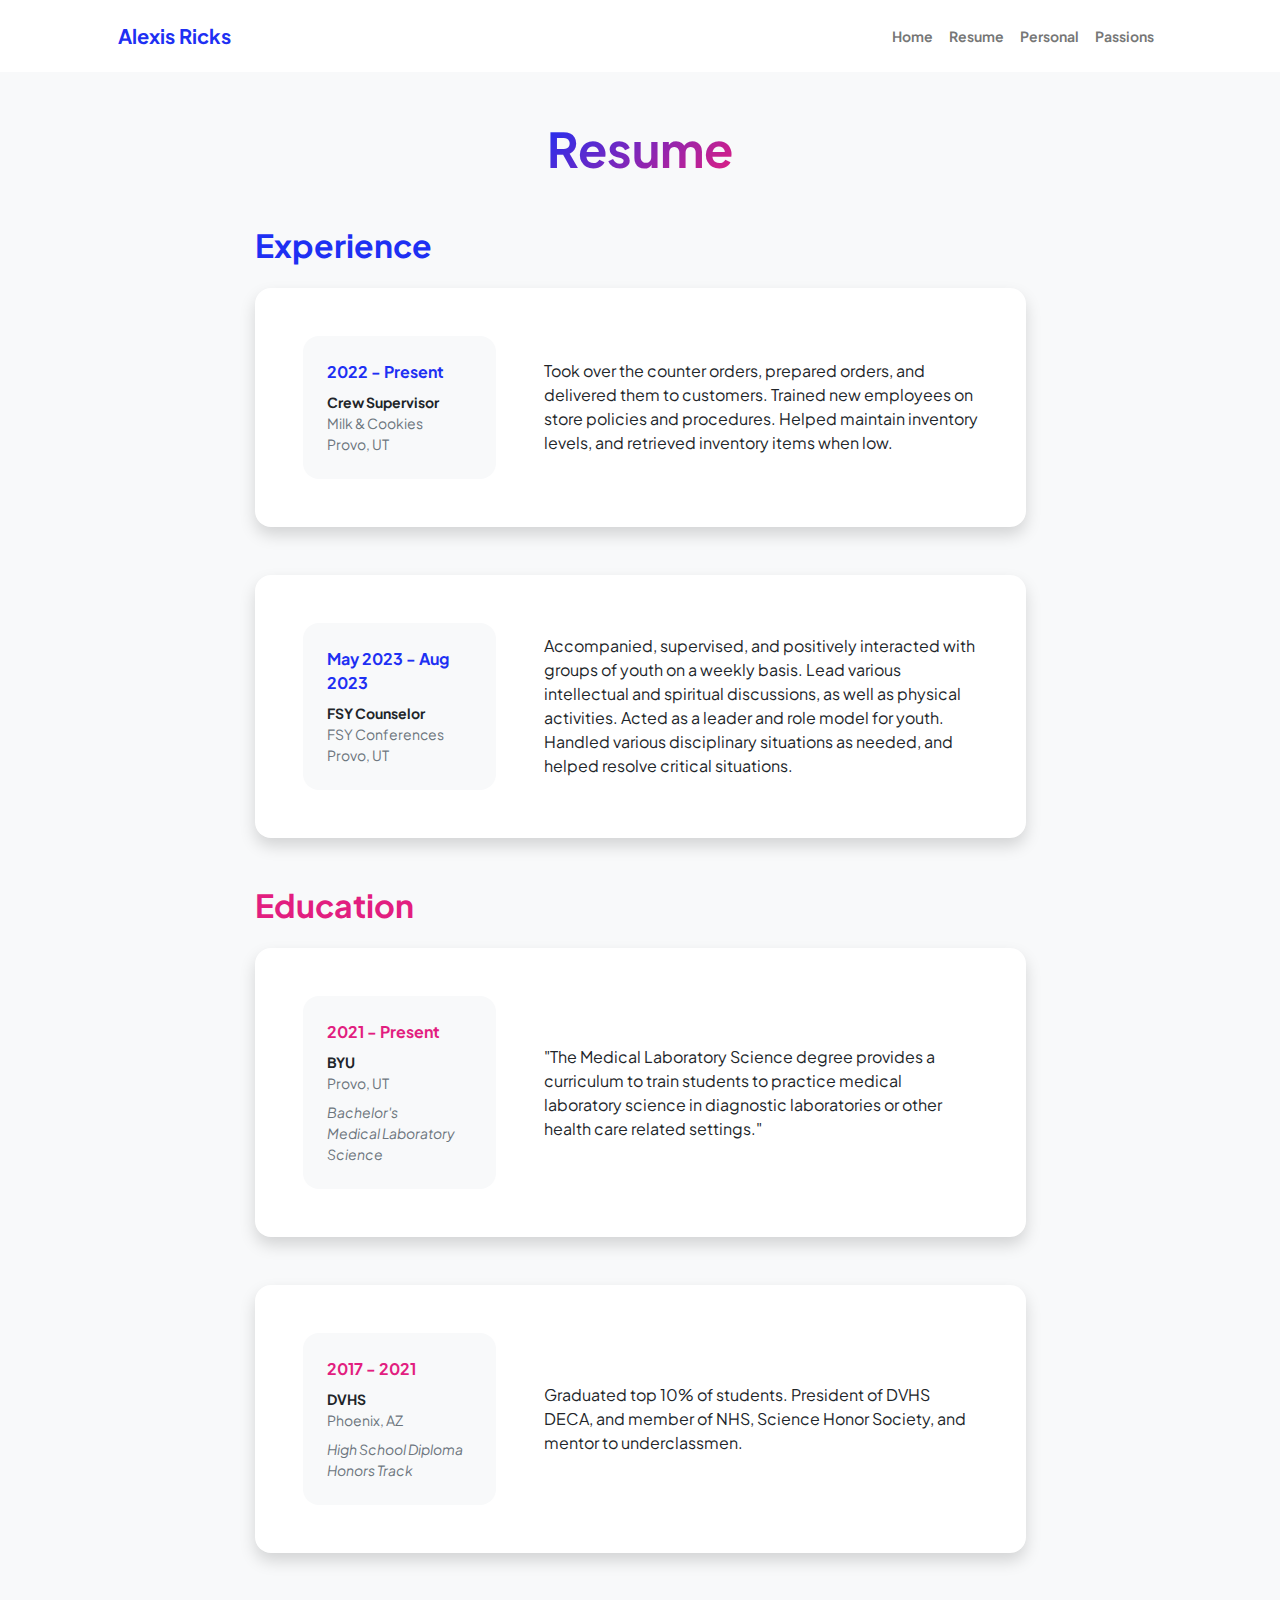
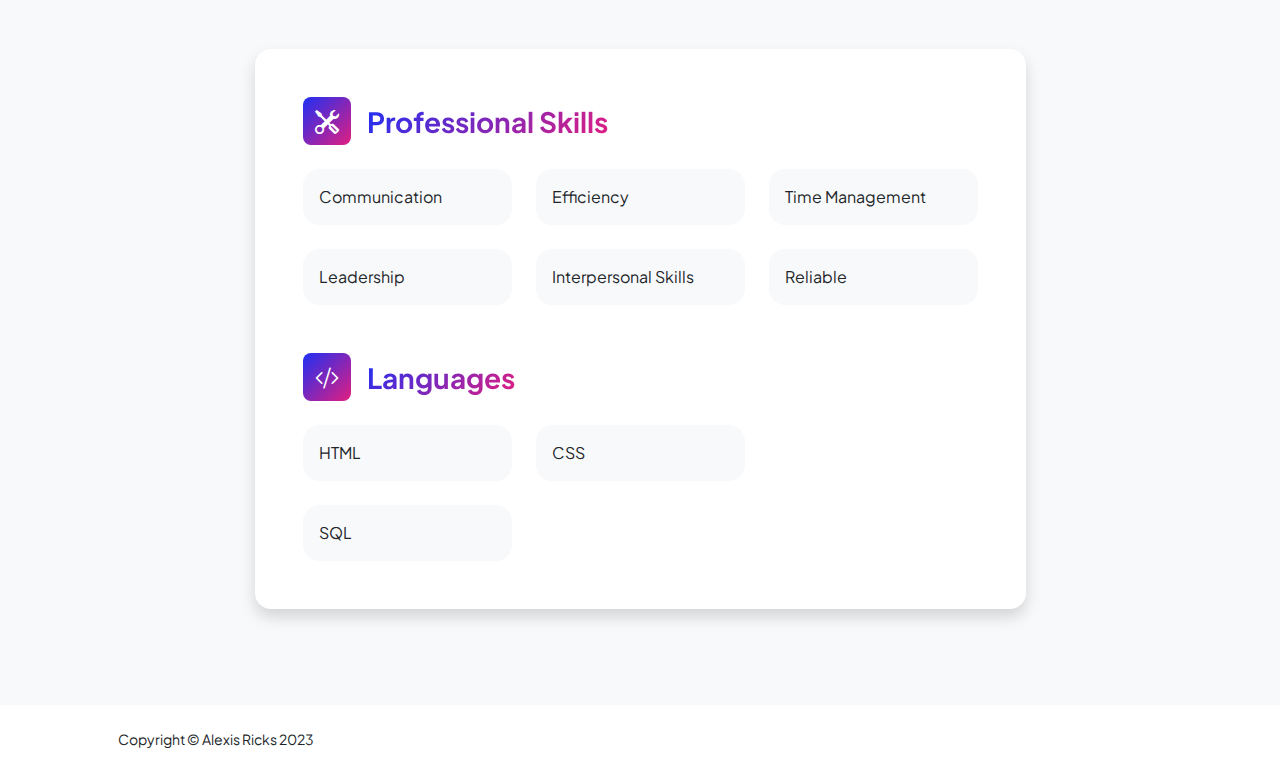
<file: resume.html>
<!DOCTYPE html>
<html lang="en">
    <head>
        <meta charset="utf-8" />
        <meta name="viewport" content="width=device-width, initial-scale=1, shrink-to-fit=no" />
        <meta name="description" content="" />
        <meta name="author" content="" />
        <title>Personal - Start Bootstrap Template</title>
        <!-- Favicon-->
        <link rel="icon" type="image/x-icon" href="assets/favicon.ico" />
        <!-- Custom Google font-->
        <link rel="preconnect" href="https://fonts.googleapis.com" />
        <link rel="preconnect" href="https://fonts.gstatic.com" crossorigin />
        <link href="https://fonts.googleapis.com/css2?family=Plus+Jakarta+Sans:wght@100;200;300;400;500;600;700;800;900&amp;display=swap" rel="stylesheet" />
        <!-- Bootstrap icons-->
        <link href="https://cdn.jsdelivr.net/npm/bootstrap-icons@1.8.1/font/bootstrap-icons.css" rel="stylesheet" />
        <!-- Core theme CSS (includes Bootstrap)-->
        <link href="css/styles.css" rel="stylesheet" />
    </head>
    <body class="d-flex flex-column h-100 bg-light">
        <main class="flex-shrink-0">
            <!-- Navigation-->
            <nav class="navbar navbar-expand-lg navbar-light bg-white py-3">
                <div class="container px-5">
                    <a class="navbar-brand" href="index.html"><span class="fw-bolder text-primary">Alexis Ricks</span></a>
                    <button class="navbar-toggler" type="button" data-bs-toggle="collapse" data-bs-target="#navbarSupportedContent" aria-controls="navbarSupportedContent" aria-expanded="false" aria-label="Toggle navigation"><span class="navbar-toggler-icon"></span></button>
                    <div class="collapse navbar-collapse" id="navbarSupportedContent">
                        <ul class="navbar-nav ms-auto mb-2 mb-lg-0 small fw-bolder">
                            <li class="nav-item"><a class="nav-link" href="index.html">Home</a></li>
                            <li class="nav-item"><a class="nav-link" href="resume.html">Resume</a></li>
                            <li class="nav-item"><a class="nav-link" href="projects.html">Personal</a></li>
                            <li class="nav-item"><a class="nav-link" href="contact.html">Passions</a></li>
                        </ul>
                    </div>
                </div>
            </nav>
            <!-- Page Content-->
            <div class="container px-5 my-5">
                <div class="text-center mb-5">
                    <h1 class="display-5 fw-bolder mb-0"><span class="text-gradient d-inline">Resume</span></h1>
                </div>
                <div class="row gx-5 justify-content-center">
                    <div class="col-lg-11 col-xl-9 col-xxl-8">
                        <!-- Experience Section-->
                        <section>
                            <div class="d-flex align-items-center justify-content-between mb-4">
                                <h2 class="text-primary fw-bolder mb-0">Experience</h2>
                                <!-- Download resume button-->
                                <!-- Note: Set the link href target to a PDF file within your project-->
                                
                            </div>
                            <!-- Experience Card 1-->
                            <div class="card shadow border-0 rounded-4 mb-5">
                                <div class="card-body p-5">
                                    <div class="row align-items-center gx-5">
                                        <div class="col text-center text-lg-start mb-4 mb-lg-0">
                                            <div class="bg-light p-4 rounded-4">
                                                <div class="text-primary fw-bolder mb-2">2022 - Present</div>
                                                <div class="small fw-bolder">Crew Supervisor</div>
                                                <div class="small text-muted">Milk & Cookies</div>
                                                <div class="small text-muted">Provo, UT</div>
                                            </div>
                                        </div>
                                        <div class="col-lg-8"><div>Took over the counter orders, prepared orders, and delivered them to customers. Trained new employees on store policies and procedures. Helped maintain inventory levels, and retrieved inventory items when low.
                                        </div></div>
                                    </div>
                                </div>
                            </div>
                            <!-- Experience Card 2-->
                            <div class="card shadow border-0 rounded-4 mb-5">
                                <div class="card-body p-5">
                                    <div class="row align-items-center gx-5">
                                        <div class="col text-center text-lg-start mb-4 mb-lg-0">
                                            <div class="bg-light p-4 rounded-4">
                                                <div class="text-primary fw-bolder mb-2">May 2023 - Aug 2023</div>
                                                <div class="small fw-bolder">FSY Counselor</div>
                                                <div class="small text-muted">FSY Conferences</div>
                                                <div class="small text-muted">Provo, UT</div>
                                            </div>
                                        </div>
                                        <div class="col-lg-8"><div>Accompanied, supervised, and positively interacted with groups of youth on a weekly basis. Lead various intellectual and spiritual discussions, as well as physical activities. Acted as a leader and role model for youth. Handled various disciplinary situations as needed, and helped resolve critical situations. </div></div>
                                    </div>
                                </div>
                            </div>
                        </section>
                        <!-- Education Section-->
                        <section>
                            <h2 class="text-secondary fw-bolder mb-4">Education</h2>
                            <!-- Education Card 1-->
                            <div class="card shadow border-0 rounded-4 mb-5">
                                <div class="card-body p-5">
                                    <div class="row align-items-center gx-5">
                                        <div class="col text-center text-lg-start mb-4 mb-lg-0">
                                            <div class="bg-light p-4 rounded-4">
                                                <div class="text-secondary fw-bolder mb-2">2021 - Present</div>
                                                <div class="mb-2">
                                                    <div class="small fw-bolder">BYU</div>
                                                    <div class="small text-muted">Provo, UT</div>
                                                </div>
                                                <div class="fst-italic">
                                                    <div class="small text-muted">Bachelor's</div>
                                                    <div class="small text-muted">Medical Laboratory Science</div>
                                                </div>
                                            </div>
                                        </div>
                                        <div class="col-lg-8"><div>"The Medical Laboratory Science degree provides a curriculum to train students to practice medical laboratory science in diagnostic laboratories or other health care related settings."</div></div>
                                    </div>
                                </div>
                            </div>
                            <!-- Education Card 2-->
                            <div class="card shadow border-0 rounded-4 mb-5">
                                <div class="card-body p-5">
                                    <div class="row align-items-center gx-5">
                                        <div class="col text-center text-lg-start mb-4 mb-lg-0">
                                            <div class="bg-light p-4 rounded-4">
                                                <div class="text-secondary fw-bolder mb-2">2017 - 2021</div>
                                                <div class="mb-2">
                                                    <div class="small fw-bolder">DVHS</div>
                                                    <div class="small text-muted">Phoenix, AZ</div>
                                                </div>
                                                <div class="fst-italic">
                                                    <div class="small text-muted">High School Diploma</div>
                                                    <div class="small text-muted">Honors Track</div>
                                                </div>
                                            </div>
                                        </div>
                                        <div class="col-lg-8"><div>Graduated top 10% of students. President of DVHS DECA, and member of NHS, Science Honor Society, and mentor to underclassmen.</div></div>
                                    </div>
                                </div>
                            </div>
                        </section>
                        <!-- Divider-->
                        <div class="pb-5"></div>
                        <!-- Skills Section-->
                        <section>
                            <!-- Skillset Card-->
                            <div class="card shadow border-0 rounded-4 mb-5">
                                <div class="card-body p-5">
                                    <!-- Professional skills list-->
                                    <div class="mb-5">
                                        <div class="d-flex align-items-center mb-4">
                                            <div class="feature bg-primary bg-gradient-primary-to-secondary text-white rounded-3 me-3"><i class="bi bi-tools"></i></div>
                                            <h3 class="fw-bolder mb-0"><span class="text-gradient d-inline">Professional Skills</span></h3>
                                        </div>
                                        <div class="row row-cols-1 row-cols-md-3 mb-4">
                                            <div class="col mb-4 mb-md-0"><div class="d-flex align-items-center bg-light rounded-4 p-3 h-100">Communication</div></div>
                                            <div class="col mb-4 mb-md-0"><div class="d-flex align-items-center bg-light rounded-4 p-3 h-100">Efficiency</div></div>
                                            <div class="col"><div class="d-flex align-items-center bg-light rounded-4 p-3 h-100">Time Management</div></div>
                                        </div>
                                        <div class="row row-cols-1 row-cols-md-3">
                                            <div class="col mb-4 mb-md-0"><div class="d-flex align-items-center bg-light rounded-4 p-3 h-100">Leadership</div></div>
                                            <div class="col mb-4 mb-md-0"><div class="d-flex align-items-center bg-light rounded-4 p-3 h-100">Interpersonal Skills</div></div>
                                            <div class="col"><div class="d-flex align-items-center bg-light rounded-4 p-3 h-100">Reliable</div></div>
                                        </div>
                                    </div>
                                    <!-- Languages list-->
                                    <div class="mb-0">
                                        <div class="d-flex align-items-center mb-4">
                                            <div class="feature bg-primary bg-gradient-primary-to-secondary text-white rounded-3 me-3"><i class="bi bi-code-slash"></i></div>
                                            <h3 class="fw-bolder mb-0"><span class="text-gradient d-inline">Languages</span></h3>
                                        </div>
                                        <div class="row row-cols-1 row-cols-md-3 mb-4">
                                            <div class="col mb-4 mb-md-0"><div class="d-flex align-items-center bg-light rounded-4 p-3 h-100">HTML</div></div>
                                            <div class="col mb-4 mb-md-0"><div class="d-flex align-items-center bg-light rounded-4 p-3 h-100">CSS</div></div>
                                    
                                        </div>
                                        <div class="row row-cols-1 row-cols-md-3">
                                            <div class="col mb-4 mb-md-0"><div class="d-flex align-items-center bg-light rounded-4 p-3 h-100">SQL</div></div>
                                            
                                        </div>
                                    </div>
                                </div>
                            </div>
                        </section>
                    </div>
                </div>
            </div>
        </main>
        <!-- Footer-->
        <footer class="bg-white py-4 mt-auto">
            <div class="container px-5">
                <div class="row align-items-center justify-content-between flex-column flex-sm-row">
                    <div class="col-auto"><div class="small m-0">Copyright &copy; Alexis Ricks 2023</div></div>
                    
                </div>
            </div>
        </footer>
        <!-- Bootstrap core JS-->
        <script src="https://cdn.jsdelivr.net/npm/bootstrap@5.2.3/dist/js/bootstrap.bundle.min.js"></script>
        <!-- Core theme JS-->
        <script src="js/scripts.js"></script>
    </body>
</html>
</file>
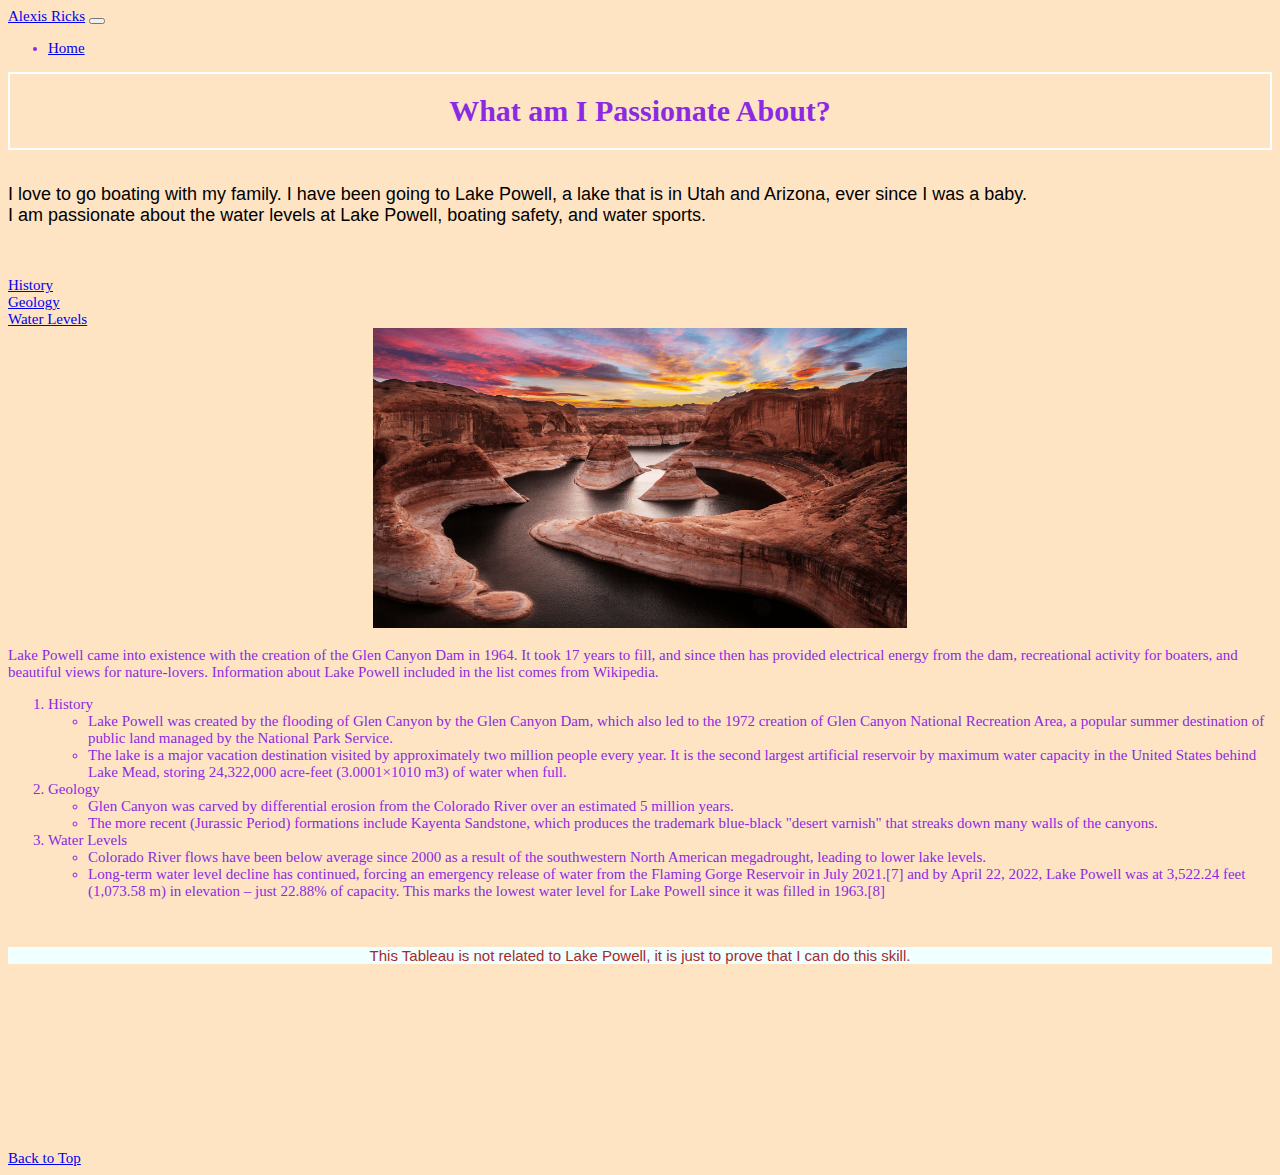
<file: startbootstrap-personal-gh-pages/contact.html>
<!DOCTYPE html>
<html lang="en">
    
<body class="d-flex flex-column">
    <link rel="stylesheet" href="../startbootstrap-personal-gh-pages/scratchstyles/scratchstyles.css">
    <main class="flex-shrink-0">
            <!-- Navigation-->
            <nav class="navbar navbar-expand-lg navbar-light bg-white py-3">
                <div class="container px-5">
                    <a class="navbar-brand" href="index.html" id="top"><span class="fw-bolder text-primary">Alexis Ricks</span></a>
                    <button class="navbar-toggler" type="button" data-bs-toggle="collapse" data-bs-target="#navbarSupportedContent" aria-controls="navbarSupportedContent" aria-expanded="false" aria-label="Toggle navigation"><span class="navbar-toggler-icon"></span></button>
                    <div class="collapse navbar-collapse" id="navbarSupportedContent">
                        <ul class="navbar-nav ms-auto mb-2 mb-lg-0 small fw-bolder">
                            <li class="nav-item"><a class="nav-link" href="index.html">Home</a></li>
                        </ul>
                    </div>
                </div>
            </nav>
            <!-- Page content-->
            <div class="Title">
                <center> 
                    <h1>What am I Passionate About?</h1> 
                </center>
            </div>
           <br><br>
           
          <div class="header">
            I love to go boating with my family. I have been going to Lake Powell, a lake that is in Utah and Arizona, ever since I was a baby. <br>
          I am passionate about the water levels at Lake Powell, boating safety, and water sports.
        </div>
           <br>
          <br><br>
          <a href="#His">History</a><br>
          <a href="#Geo">Geology</a><br>
          <a href="#Watlev">Water Levels</a><br>


          <center> 
            <img src="assets/lake powell.png" height="300" >
        </center>
          <p> Lake Powell came into existence with the creation of the Glen Canyon Dam in 1964. It took 17 years to fill, and since then has provided electrical energy from the dam, recreational activity for boaters, and beautiful views for nature-lovers. Information about Lake Powell included in the list comes from Wikipedia.</p>
            <ol>
                <li id="His">History
                    <ul>
                        <li>Lake Powell was created by the flooding of Glen Canyon by the Glen Canyon Dam, which also led to the 1972 creation of Glen Canyon National Recreation Area, a popular summer destination of public land managed by the National Park Service.</li>
                        <li>The lake is a major vacation destination visited by approximately two million people every year. It is the second largest artificial reservoir by maximum water capacity in the United States behind Lake Mead, storing 24,322,000 acre-feet (3.0001×1010 m3) of water when full.</li>
                    </ul>
                </li>
                <li id="Geo">Geology
                    <ul>
                        <li>Glen Canyon was carved by differential erosion from the Colorado River over an estimated 5 million years.</li>
                        <li>The more recent (Jurassic Period) formations include Kayenta Sandstone, which produces the trademark blue-black "desert varnish" that streaks down many walls of the canyons.</li>
                    </ul>
                </li>
                <li id="Watlev">Water Levels
                    <ul>
                        <li>Colorado River flows have been below average since 2000 as a result of the southwestern North American megadrought, leading to lower lake levels.</li>
                        <li>Long-term water level decline has continued, forcing an emergency release of water from the Flaming Gorge Reservoir in July 2021.[7] and by April 22, 2022, Lake Powell was at 3,522.24 feet (1,073.58 m) in elevation – just 22.88% of capacity. This marks the lowest water level for Lake Powell since it was filled in 1963.[8]</li>
                    </ul>
                </li>
            </ol>
            <br>
            <div class="paragraph">
                <center>
                <p>This Tableau is not related to Lake Powell, it is just to prove that I can do this skill.</p>
                </center>
            </div>
            <br>
            <div class='tableauPlaceholder' id='viz1703053604108' style='position: relative'><noscript><a href='#'><img alt='Budget ControllingCockpit ' src='https:&#47;&#47;public.tableau.com&#47;static&#47;images&#47;CO&#47;CORPORATE20FINANCE20-20Budget20Controlling_17030534350040&#47;Home&#47;1_rss.png' style='border: none' /></a></noscript><object class='tableauViz'  style='display:none;'><param name='host_url' value='https%3A%2F%2Fpublic.tableau.com%2F' /> <param name='embed_code_version' value='3' /> <param name='site_root' value='' /><param name='name' value='CORPORATE20FINANCE20-20Budget20Controlling_17030534350040&#47;Home' /><param name='tabs' value='no' /><param name='toolbar' value='yes' /><param name='static_image' value='https:&#47;&#47;public.tableau.com&#47;static&#47;images&#47;CO&#47;CORPORATE20FINANCE20-20Budget20Controlling_17030534350040&#47;Home&#47;1.png' /> <param name='animate_transition' value='yes' /><param name='display_static_image' value='yes' /><param name='display_spinner' value='yes' /><param name='display_overlay' value='yes' /><param name='display_count' value='yes' /><param name='language' value='en-US' /><param name='filter' value='publish=yes' /></object></div>                <script type='text/javascript'>                    var divElement = document.getElementById('viz1703053604108');                    var vizElement = divElement.getElementsByTagName('object')[0];                    vizElement.style.width='1666px';vizElement.style.height='895px';                    var scriptElement = document.createElement('script');                    scriptElement.src = 'https://public.tableau.com/javascripts/api/viz_v1.js';                    vizElement.parentNode.insertBefore(scriptElement, vizElement);                </script>
            <br>
            <a href="#top"> Back to Top</a>
        <iframe
            src="https://www.youtube.com/embed/zCxuryKx3uw" frameborder="0" allowfullscreen>
        </iframe>
        
            

           
</html>
</file>
<file: startbootstrap-personal-gh-pages/scratchstyles/scratchstyles.css>
body{
    font-family: 'Times New Roman', Times, serif !important;
    font-size: 15px !important;
    color:blueviolet !important;
    background-color: bisque !important;
    
}

.Title{
    border: 2px solid white !important;
    
}

.header{
    font-family:Impact, Haettenschweiler, 'Arial Narrow Bold', sans-serif !important;
    font-size: larger !important;
    color: black !important;
    
}

.paragraph{
    font-family: Impact, Haettenschweiler, 'Arial Narrow Bold', sans-serif !important;
    color: brown !important;
    background-color: azure !important;
}
</file>
